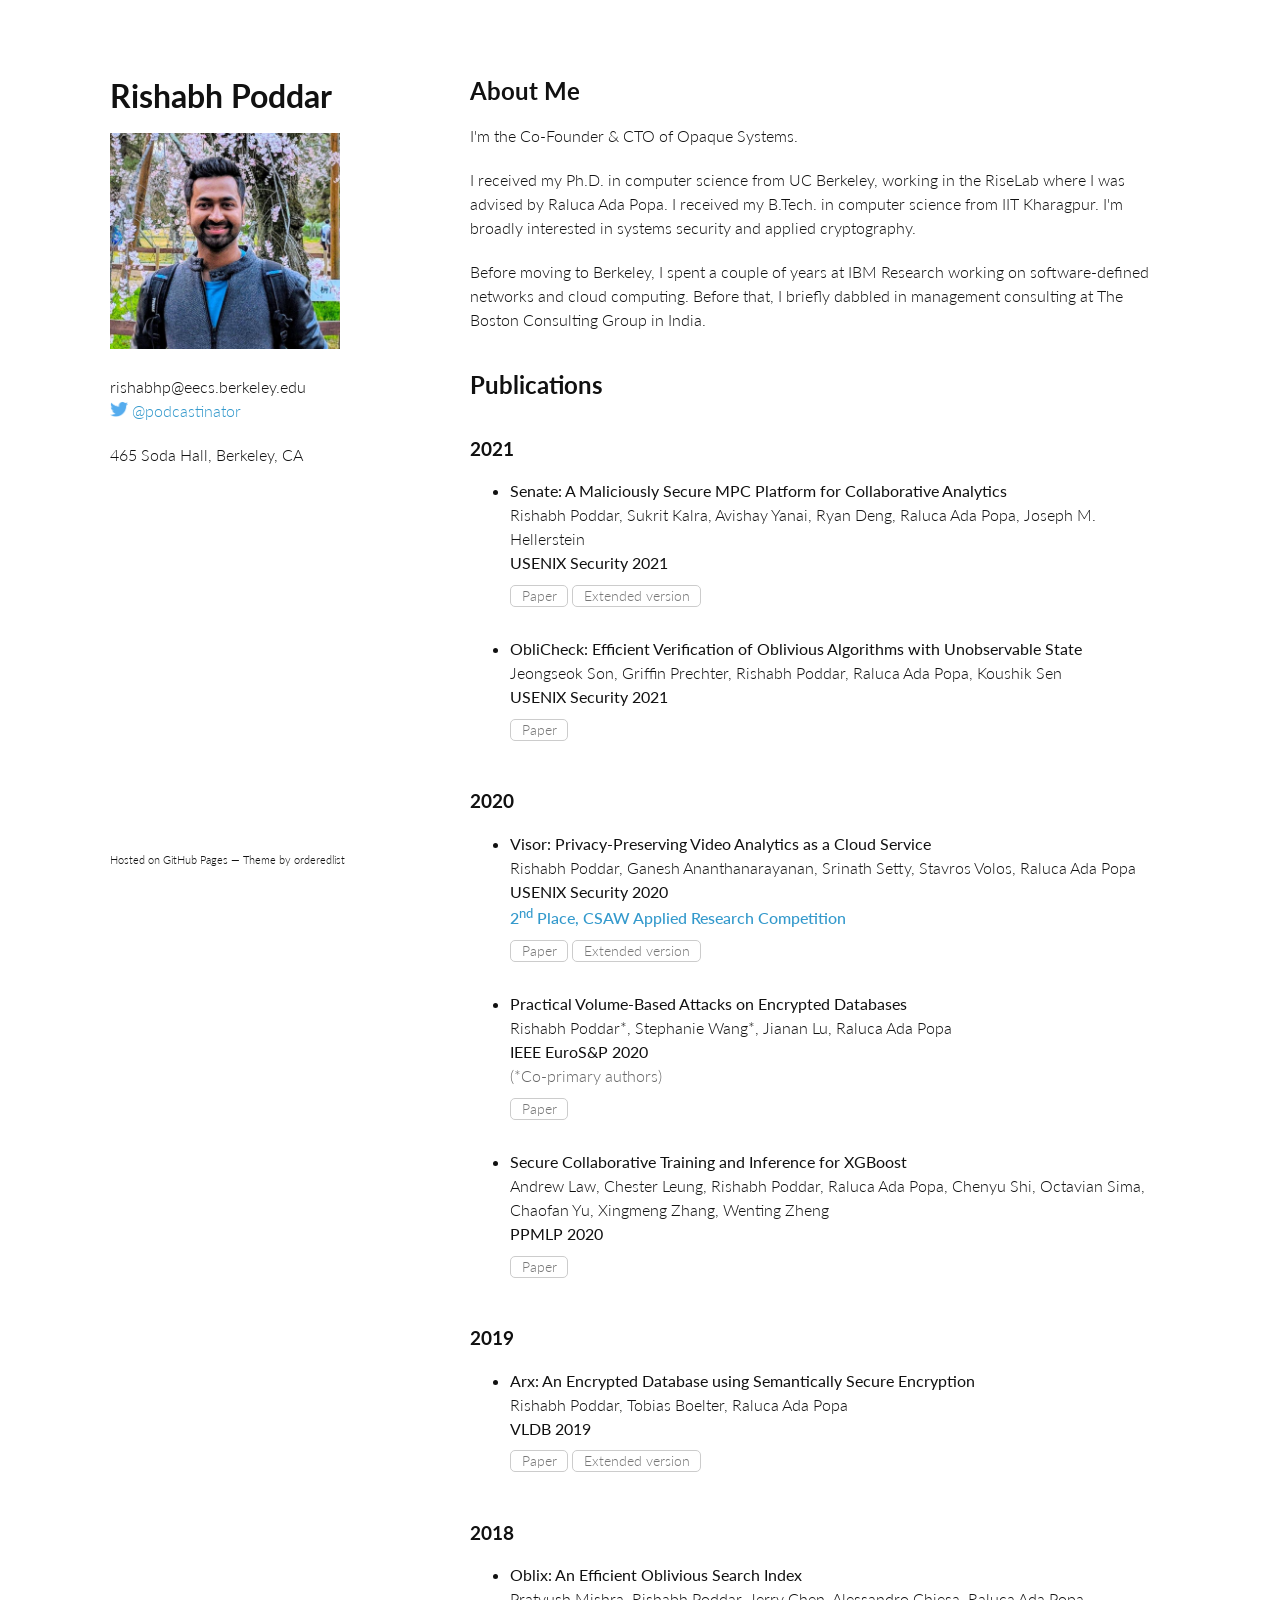
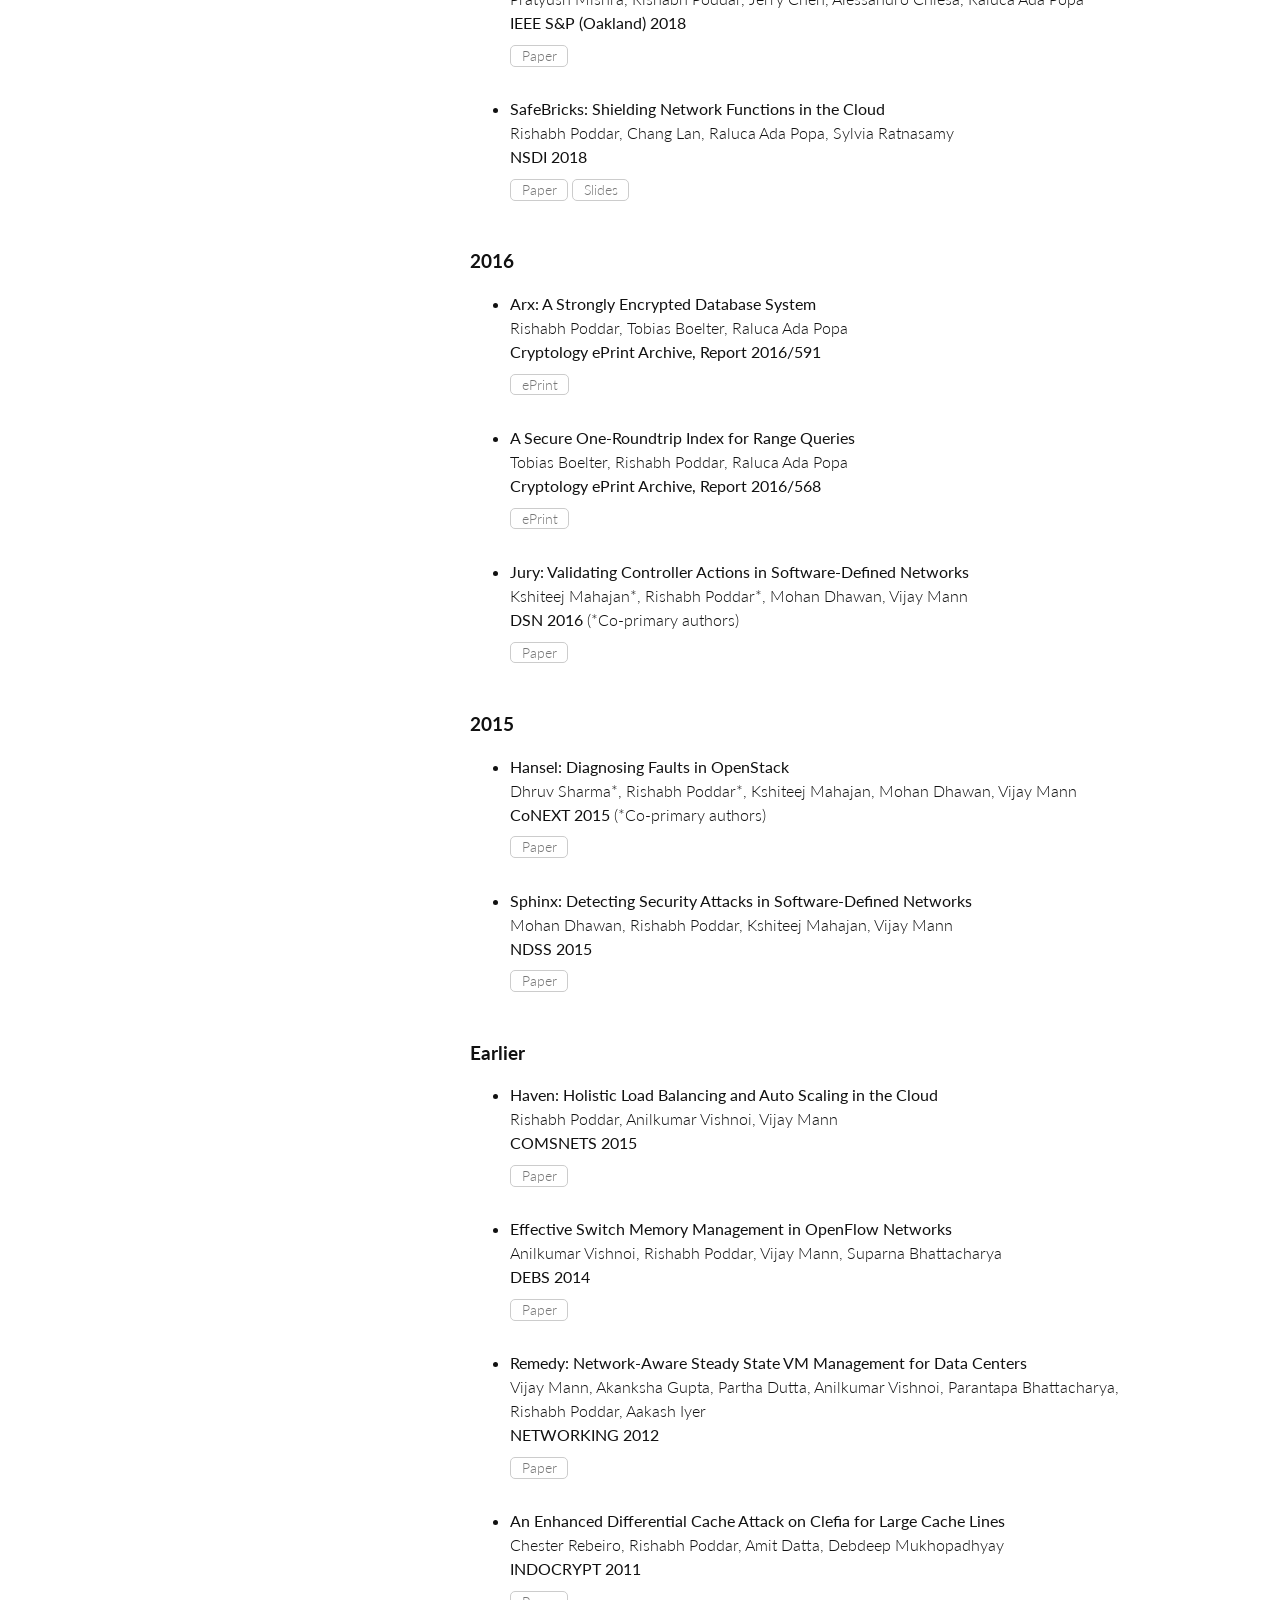
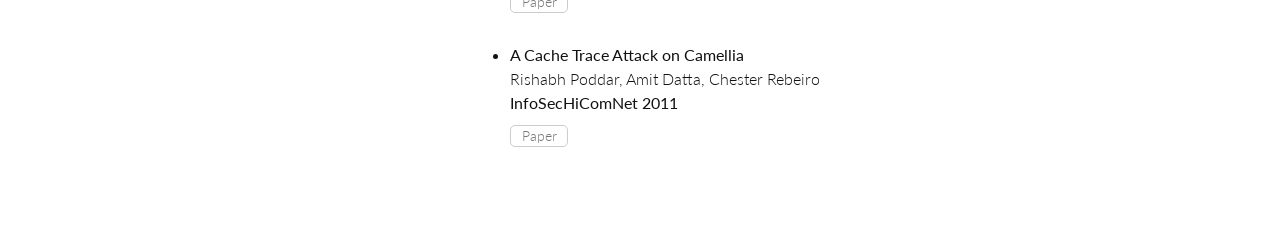
<file: index.html>
<!doctype html>
<html>
  <head>
    <meta charset="utf-8">
    <meta http-equiv="X-UA-Compatible" content="chrome=1">
    <title>Rishabh Poddar</title>

    <link rel="stylesheet" href="stylesheets/styles.css">
    <link rel="stylesheet" href="stylesheets/github-light.css">
    <meta name="viewport" content="width=device-width, initial-scale=1, user-scalable=no">
    <!--[if lt IE 9]>
    <script src="//html5shiv.googlecode.com/svn/trunk/html5.js"></script>
    <![endif]-->
  </head>
  <body>
    <div class="wrapper">
      <header>
        <h1>Rishabh Poddar</h1>
        <img src="./images/pic_2.png" style="width:230px;">
        <p></p>
        <p> rishabhp@eecs.berkeley.edu<br>
        <!--p> 465 Soda Hall</p-->
        <img  width="18" src="./images/twitter.png">   <a class="color" href="https://twitter.com/podcastinator">@podcastinator</a></p>
        <!--p class="view"><a href="https://github.com/podcastinator">View My GitHub Profile</a></p-->
        <p> 465 Soda Hall, Berkeley, CA</p>

      </header>
      <section>
        <h2>About Me</h2>
        <p>I'm the Co-Founder & CTO of <a href="https://opaque.co">Opaque Systems</a>.
        <p>
        I received my Ph.D. in computer science from UC Berkeley, working in the <a href="https://rise.cs.berkeley.edu/">RiseLab</a> where I was advised by <a href="http://www.eecs.berkeley.edu/~raluca/">Raluca Ada Popa</a>.
        I  received my B.Tech. in computer science from <a href="http://www.iitkgp.ac.in/">IIT Kharagpur</a>.
        I'm broadly interested in systems security and applied cryptography.
        </p>
        <p>
        Before moving to Berkeley, I spent a couple of years at <a href="http://www.research.ibm.com/">IBM Research</a> working on software-defined networks and cloud computing. Before that, I briefly dabbled in management consulting at <a href="http://www.bcg.com/">The Boston Consulting Group</a> in India.
        </p>

        <h2> Publications</h2>

        <h3>2021</h3>
        <ul>
        <li>
        <p>
        <span class="paper">Senate: A Maliciously Secure MPC Platform for Collaborative Analytics</span><br>
        <span class="authors">Rishabh Poddar, Sukrit Kalra, Avishay Yanai, Ryan Deng, Raluca Ada Popa, Joseph M. Hellerstein</span><br>
        <span class="conf">USENIX Security 2021</span><br>
        <a class="docs" href="./publications/Senate.pdf">Paper</a>
        <!--<a class="docs" href="./publications/Senate.pdf">Paper</a>-->
        <a class="docs" href="./publications/Senate-extended.pdf">Extended version</a>
        </p>
        </li>

        <li>
        <p>
        <span class="paper">ObliCheck: Efficient Verification of Oblivious Algorithms with Unobservable State</span><br>
        <span class="authors">Jeongseok Son, Griffin Prechter, Rishabh Poddar, Raluca Ada Popa, Koushik Sen</span><br>
        <span class="conf">USENIX Security 2021</span><br>
        <a class="docs" href="./publications/Oblicheck.pdf">Paper</a>
        </p>
        </li>
        </ul>

        <h3>2020</h3>

        <ul>
        <li>
        <p>
        <span class="paper">Visor: Privacy-Preserving Video Analytics as a Cloud Service</span><br>
        <span class="authors">Rishabh Poddar, Ganesh Ananthanarayanan, Srinath Setty, Stavros Volos, Raluca Ada Popa</span><br>
        <span class="conf">USENIX Security 2020</span><br>
        <span class="award">2<sup>nd</sup> Place, CSAW Applied Research Competition</span><br>
        <a class="docs" href="./publications/Visor.pdf">Paper</a>
		<a class="docs" href="https://arxiv.org/abs/2006.09628">Extended version</a>
        </p>
        </li>

        <li>
        <p>
        <span class="paper">Practical Volume-Based Attacks on Encrypted Databases</span><br>
        <span class="authors">Rishabh Poddar*, Stephanie Wang*, Jianan Lu, Raluca Ada Popa</span><br>
        <span class="conf">IEEE EuroS&P 2020</span><br>
        <span class="addendum">(*Co-primary authors)</span><br>
        <a class="docs" href="./publications/Volume-attack.pdf">Paper</a>
        </p>
        </li>

        <li>
        <p>
        <span class="paper">Secure Collaborative Training and Inference for XGBoost</span><br>
        <span class="authors">Andrew Law, Chester Leung, Rishabh Poddar, Raluca Ada Popa, Chenyu Shi, Octavian Sima, Chaofan Yu, Xingmeng Zhang, Wenting Zheng</span><br>
        <span class="conf">PPMLP 2020</span><br>
        <a class="docs" href="./publications/Secure-XGBoost.pdf">Paper</a>
        </p>
        </li>

        <!--<li>-->
        <!--<p>-->
        <!--<span class="paper">Data-Oblivious Training for XGBoost Models</span><br>-->
        <!--<span class="authors">Andrew Law, Chester Leung, Rishabh Poddar, Raluca Ada Popa, Chenyu Shi, Octavian Sima, Chaofan Yu, Xingmeng Zhang, Wenting Zheng</span><br>-->
        <!--<span class="conf">NeurIPS PPML 2020</span><br>-->
        <!--<a class="docs" href="./publications/Oblivious-XGBoost.pdf">Paper</a>-->
        <!--</p>-->
        <!--</li>-->
        </ul>


        <h3>2019</h3>

        <ul>
        <li>
        <p>
        <span class="paper">Arx: An Encrypted Database using Semantically Secure Encryption</span><br>
        <span class="authors">Rishabh Poddar, Tobias Boelter, Raluca Ada Popa</span><br>
        <span class="conf">VLDB 2019</span><br>
        <a class="docs" href="./publications/Arx.pdf">Paper</a>
        <a class="docs" href="./publications/Arx-extended.pdf">Extended version</a>
        </p>
        </li>
        </ul>
        
        <h3>2018</h3>

        <ul>
        <li>
        <p>
        <span class="paper">Oblix: An Efficient Oblivious Search Index</span><br>
        <span class="authors">Pratyush Mishra, Rishabh Poddar, Jerry Chen, Alessandro Chiesa, Raluca Ada Popa</span><br>
        <span class="conf">IEEE S&P (Oakland) 2018</span>
        <br>
        <a class="docs" href="./publications/Oblix.pdf">Paper</a>
        </p>
        </li>

        <li>
        <p>
        <span class="paper">SafeBricks: Shielding Network Functions in the Cloud</span><br>
        <span class="authors">Rishabh Poddar, Chang Lan, Raluca Ada Popa, Sylvia Ratnasamy</span><br>
        <span class="conf">NSDI 2018</span>
        <br>
        <a class="docs" href="./publications/SafeBricks.pdf">Paper</a>
        <a class="docs" href="https://www.usenix.org/sites/default/files/conference/protected-files/nsdi18_slides_poddar.pdf">Slides</a>
        </p>
        </li>
        </ul>

        <h3>2016</h3>

        <ul>
        <li>
        <p>
        <span class="paper">Arx: A Strongly Encrypted Database System</span><br>
        <span class="authors">Rishabh Poddar, Tobias Boelter, Raluca Ada Popa</span><br>
        <span class="conf">Cryptology ePrint Archive, Report 2016/591</span>
        <br>
        <a class="docs" href="https://eprint.iacr.org/2016/591">ePrint</a>
        </p>
        </li>

        <li>
        <p>
        <span class="paper">A Secure One-Roundtrip Index for Range Queries</span><br>
        <span class="authors">Tobias Boelter, Rishabh Poddar, Raluca Ada Popa</span><br>
        <span class="conf">Cryptology ePrint Archive, Report 2016/568</span>
        <br>
        <a class="docs" href="https://eprint.iacr.org/2016/568">ePrint</a>
        </p>
        </li>

        <li>
        <p>
        <span class="paper">Jury: Validating Controller Actions in Software-Defined Networks</span><br>
        <span class="authors">Kshiteej Mahajan*, Rishabh Poddar*, Mohan Dhawan, Vijay Mann</span><br>
        <span class="conf">DSN 2016 </span>
        <span class="authors">(*Co-primary authors)</span><br>
        <a class="docs" href="./publications/Jury.pdf">Paper</a>
        </p> 
        </li>
        </ul>

        <h3>2015</h3>

        <ul>
        <li>
        <p>
        <span class="paper">Hansel: Diagnosing Faults in OpenStack</span><br>
        <span class="authors">Dhruv Sharma*, Rishabh Poddar*, Kshiteej Mahajan, Mohan Dhawan, Vijay Mann</span><br>
        <span class="conf">CoNEXT 2015 </span>
        <span class="authors">(*Co-primary authors)</span><br>
        <a class="docs" href="./publications/Hansel.pdf">Paper</a>
        </p> 
        </li>

        <li>
        <p>
        <span class="paper">Sphinx: Detecting Security Attacks in Software-Defined Networks</span><br>
        <span class="authors">Mohan Dhawan, Rishabh Poddar, Kshiteej Mahajan, Vijay Mann</span><br>
        <span class="conf">NDSS 2015</span>
        <br>
        <a class="docs" href="./publications/Sphinx.pdf">Paper</a>
        </p>
        </li>
        </ul>

        
        <h3>Earlier</h3>

        <ul>
        <li>
        <p>
        <span class="paper">Haven: Holistic Load Balancing and Auto Scaling in the Cloud</span><br>
        <span class="authors">Rishabh Poddar, Anilkumar Vishnoi, Vijay Mann</span><br>
        <span class="conf">COMSNETS 2015</span>
        <br>
        <a class="docs" href="./publications/Haven.pdf">Paper</a>
        </p>
        </li>

        <li>
        <p>
        <span class="paper">Effective Switch Memory Management in OpenFlow Networks</span><br>
        <span class="authors">Anilkumar Vishnoi, Rishabh Poddar, Vijay Mann, Suparna Bhattacharya</span><br>
        <span class="conf">DEBS 2014</span>
        <br>
        <a class="docs" href="./publications/SmartTime.pdf">Paper</a>
        </p>
        </li>

        <li>
        <p>
        <span class="paper">Remedy: Network-Aware Steady State VM Management for Data Centers</span><br>
        <span class="authors">Vijay Mann, Akanksha Gupta, Partha Dutta, Anilkumar Vishnoi, Parantapa Bhattacharya, Rishabh Poddar, Aakash Iyer</span><br>
        <span class="conf">NETWORKING 2012</span>
        <br>
        <a class="docs" href="./publications/Remedy.pdf">Paper</a>
        </p>
        </li>

        <li>
        <p>
        <span class="paper">An Enhanced Differential Cache Attack on Clefia for Large Cache Lines</span><br>
        <span class="authors">Chester Rebeiro, Rishabh Poddar, Amit Datta, Debdeep Mukhopadhyay</span><br> 
        <span class="conf">INDOCRYPT 2011</span>
        <br>
        <a class="docs" href="./publications/Clefia.pdf">Paper</a>
        </p>
        </li>

        <li>
        <p>
        <span class="paper">A Cache Trace Attack on Camellia</span><br>
        <span class="authors">Rishabh Poddar, Amit Datta, Chester Rebeiro</span><br>
        <span class="conf">InfoSecHiComNet 2011</span>
        <br>
        <a class="docs" href="./publications/Camellia.pdf">Paper</a>
        </p>
        </li>

        </ul>



<!--h3>
<a id="designer-templates" class="anchor" href="#designer-templates" aria-hidden="true"><span class="octicon octicon-link"></span></a>Publications</h3>

<p>We’ve crafted some handsome templates for you to use. Go ahead and click 'Continue to layouts' to browse through them. You can easily go back to edit your page before publishing. After publishing your page, you can revisit the page generator and switch to another theme. Your Page content will be preserved.</p>

<h3>
<a id="creating-pages-manually" class="anchor" href="#creating-pages-manually" aria-hidden="true"><span class="octicon octicon-link"></span></a>Creating pages manually</h3>

<p>If you prefer to not use the automatic generator, push a branch named <code>gh-pages</code> to your repository to create a page manually. In addition to supporting regular HTML content, GitHub Pages support Jekyll, a simple, blog aware static site generator. Jekyll makes it easy to create site-wide headers and footers without having to copy them across every page. It also offers intelligent blog support and other advanced templating features.</p>

<h3>
<a id="authors-and-contributors" class="anchor" href="#authors-and-contributors" aria-hidden="true"><span class="octicon octicon-link"></span></a>Authors and Contributors</h3>

<p>You can <a href="https://github.com/blog/821" class="user-mention">@mention</a> a GitHub username to generate a link to their profile. The resulting <code>&lt;a&gt;</code> element will link to the contributor’s GitHub Profile. For example: In 2007, Chris Wanstrath (<a href="https://github.com/defunkt" class="user-mention">@defunkt</a>), PJ Hyett (<a href="https://github.com/pjhyett" class="user-mention">@pjhyett</a>), and Tom Preston-Werner (<a href="https://github.com/mojombo" class="user-mention">@mojombo</a>) founded GitHub.</p>

<h3>
<a id="support-or-contact" class="anchor" href="#support-or-contact" aria-hidden="true"><span class="octicon octicon-link"></span></a>Support or Contact</h3>

<p>Having trouble with Pages? Check out our <a href="https://help.github.com/pages">documentation</a> or <a href="https://github.com/contact">contact support</a> and we’ll help you sort it out.</p-->
      </section>
      <footer>
        <p><small>Hosted on GitHub Pages &mdash; Theme by <a href="https://github.com/orderedlist">orderedlist</a></small></p>
      </footer>
    </div>
    <script src="javascripts/scale.fix.js"></script>
  </body>
</html>
</file>
<file: stylesheets/styles.css>
@import url(https://fonts.googleapis.com/css?family=Lato:300italic,700italic,300,350,400,700,900);

body {
  padding:50px;
  font:16px/1.5 Lato, "Helvetica Neue", Helvetica, Arial, sans-serif;
  color:#111;
  font-weight:300;
}
.light {
  font-weight: 300;
}
.regular {
  font-weight: 400;
}
.bold {
  font-weight: 700;
}
.black {
  font-weight: 900;
}
.conf {
  font-weight: 400;
  /*position:relative; */
  /*top: 5px;*/
  /*font-style: italic;*/
}
.authors {
  /*font-style: italic;*/
  /*color:#666;*/
  font-weight: 300;
}
.title {
  font-weight: 400;
}
.paper {
  /*color:#39c;*/
  font-weight: 400;
}
.addendum {
  /*font-style: italic;*/
  color:#666;
  font-weight: 300;
}
.award {
  color:#39c;
  /*font-style: italic;*/
  /*color:#111;*/
  font-weight: 500;
}

h1, h2, h3, h4, h5, h6 {
  color:#111;
  margin:0 0 20px;
}

p, ul, ol, table, pre, dl {
  margin:0 0 20px;
}

h1, h2, h3 {
  padding-top: 20px;
  line-height:1.1;
}

h1 {
  font-size:32px;
}

h2 {
  /*color:#393939;*/
  color:#111;
}

h3, h4, h5, h6 {
  /*color:#494949;*/
  color:#111;
}

a {
  /*color:#39c;*/
  color:#111;
  font-weight:300;
  text-decoration:none;
}
.color {
  color:#39c;
  font-weight:300;
  text-decoration:none;

}
.docs {
  background-color: white;
  color: #777;
  font-size:14px;
  border-radius:5px;
   box-sizing: border-box;
  /*border-color:#39c;*/
  border:1px solid #ccc;
  padding: 0.1em 0.75em;
  text-decoration: none;
  line-height:3;
}
.docs:hover {
    color: #39c;
    border:1px solid #39c;
}

a small {
  font-size:11px;
  color:#777;
  margin-top:-0.6em;
  display:block;
}

.wrapper {
  width:1060px;
  margin:0 auto;
}

blockquote {
  border-left:1px solid #e5e5e5;
  margin:0;
  padding:0 0 0 20px;
  font-style:italic;
}

code, pre {
  font-family:Monaco, Bitstream Vera Sans Mono, Lucida Console, Terminal;
  color:#333;
  font-size:12px;
}

pre {
  padding:8px 15px;
  background: #f8f8f8;
  border-radius:5px;
  border:1px solid #e5e5e5;
  overflow-x: auto;
}

table {
  width:100%;
  border-collapse:collapse;
}

th, td {
  text-align:left;
  padding:5px 10px;
  border-bottom:1px solid #e5e5e5;
}

dt {
  color:#444;
  font-weight:700;
}

th {
  color:#444;
}

img {
  max-width:100%;
}

header {
  width:270px;
  float:left;
  position:fixed;
}

header ul {
  list-style:none;
  height:40px;

  padding:0;

  background: #eee;
  background: -moz-linear-gradient(top, #f8f8f8 0%, #dddddd 100%);
  background: -webkit-gradient(linear, left top, left bottom, color-stop(0%,#f8f8f8), color-stop(100%,#dddddd));
  background: -webkit-linear-gradient(top, #f8f8f8 0%,#dddddd 100%);
  background: -o-linear-gradient(top, #f8f8f8 0%,#dddddd 100%);
  background: -ms-linear-gradient(top, #f8f8f8 0%,#dddddd 100%);
  background: linear-gradient(top, #f8f8f8 0%,#dddddd 100%);

  border-radius:5px;
  border:1px solid #d2d2d2;
  box-shadow:inset #fff 0 1px 0, inset rgba(0,0,0,0.03) 0 -1px 0;
  width:270px;
}

header li {
  width:89px;
  float:left;
  border-right:1px solid #d2d2d2;
  height:40px;
}

header ul a {
  line-height:1;
  font-size:11px;
  color:#999;
  display:block;
  text-align:center;
  padding-top:6px;
  height:40px;
}

strong {
  color:#222;
  font-weight:700;
}

header ul li + li {
  width:88px;
  border-left:1px solid #fff;
}

header ul li + li + li {
  border-right:none;
  width:89px;
}

header ul a strong {
  font-size:14px;
  display:block;
  color:#222;
}

section {
  width:700px;
  float:right;
  padding-bottom:50px;
}

small {
  font-size:11px;
}

hr {
  border:0;
  background:#e5e5e5;
  height:1px;
  margin:0 0 20px;
}

footer {
  width:270px;
  float:left;
  position:fixed;
  bottom:10px;
}

@media print, screen and (max-width: 960px) {

  div.wrapper {
    width:auto;
    margin:0;
  }

  header, section, footer {
    float:none;
    position:static;
    width:auto;
  }

  header {
    padding-right:320px;
  }

  section {
    border:1px solid #e5e5e5;
    border-width:1px 0;
    padding:20px 0;
    margin:0 0 20px;
  }

  header a small {
    display:inline;
  }

  header ul {
    position:absolute;
    right:50px;
    top:52px;
  }
}

@media print, screen and (max-width: 720px) {
  body {
    word-wrap:break-word;
  }

  header {
    padding:0;
  }

  header ul, header p.view {
    position:static;
  }

  pre, code {
    word-wrap:normal;
  }
}

@media print, screen and (max-width: 480px) {
  body {
    padding:15px;
  }

  header ul {
    display:none;
  }
}

@media print {
  body {
    padding:0.4in;
    font-size:12pt;
    color:#444;
  }
}
</file>
<file: stylesheets/github-light.css>
/*
   Copyright 2014 GitHub Inc.

   Licensed under the Apache License, Version 2.0 (the "License");
   you may not use this file except in compliance with the License.
   You may obtain a copy of the License at

       http://www.apache.org/licenses/LICENSE-2.0

   Unless required by applicable law or agreed to in writing, software
   distributed under the License is distributed on an "AS IS" BASIS,
   WITHOUT WARRANTIES OR CONDITIONS OF ANY KIND, either express or implied.
   See the License for the specific language governing permissions and
   limitations under the License.

*/

.pl-c /* comment */ {
  color: #969896;
}

.pl-c1      /* constant, markup.raw, meta.diff.header, meta.module-reference, meta.property-name, support, support.constant, support.variable, variable.other.constant */,
.pl-s .pl-v /* string variable */ {
  color: #0086b3;
}

.pl-e  /* entity */,
.pl-en /* entity.name */ {
  color: #795da3;
}

.pl-s .pl-s1 /* string source */,
.pl-smi      /* storage.modifier.import, storage.modifier.package, storage.type.java, variable.other, variable.parameter.function */ {
  color: #333;
}

.pl-ent /* entity.name.tag */ {
  color: #63a35c;
}

.pl-k /* keyword, storage, storage.type */ {
  color: #a71d5d;
}

.pl-pds              /* punctuation.definition.string, string.regexp.character-class */,
.pl-s                /* string */,
.pl-s .pl-pse .pl-s1 /* string punctuation.section.embedded source */,
.pl-sr               /* string.regexp */,
.pl-sr .pl-cce       /* string.regexp constant.character.escape */,
.pl-sr .pl-sra       /* string.regexp string.regexp.arbitrary-repitition */,
.pl-sr .pl-sre       /* string.regexp source.ruby.embedded */ {
  color: #183691;
}

.pl-v /* variable */ {
  color: #ed6a43;
}

.pl-id /* invalid.deprecated */ {
  color: #b52a1d;
}

.pl-ii /* invalid.illegal */ {
  background-color: #b52a1d;
  color: #f8f8f8;
}

.pl-sr .pl-cce /* string.regexp constant.character.escape */ {
  color: #63a35c;
  font-weight: bold;
}

.pl-ml /* markup.list */ {
  color: #693a17;
}

.pl-mh        /* markup.heading */,
.pl-mh .pl-en /* markup.heading entity.name */,
.pl-ms        /* meta.separator */ {
  color: #1d3e81;
  font-weight: bold;
}

.pl-mq /* markup.quote */ {
  color: #008080;
}

.pl-mi /* markup.italic */ {
  color: #333;
  font-style: italic;
}

.pl-mb /* markup.bold */ {
  color: #333;
  font-weight: bold;
}

.pl-md /* markup.deleted, meta.diff.header.from-file */ {
  background-color: #ffecec;
  color: #bd2c00;
}

.pl-mi1 /* markup.inserted, meta.diff.header.to-file */ {
  background-color: #eaffea;
  color: #55a532;
}

.pl-mdr /* meta.diff.range */ {
  color: #795da3;
  font-weight: bold;
}

.pl-mo /* meta.output */ {
  color: #1d3e81;
}
</file>
